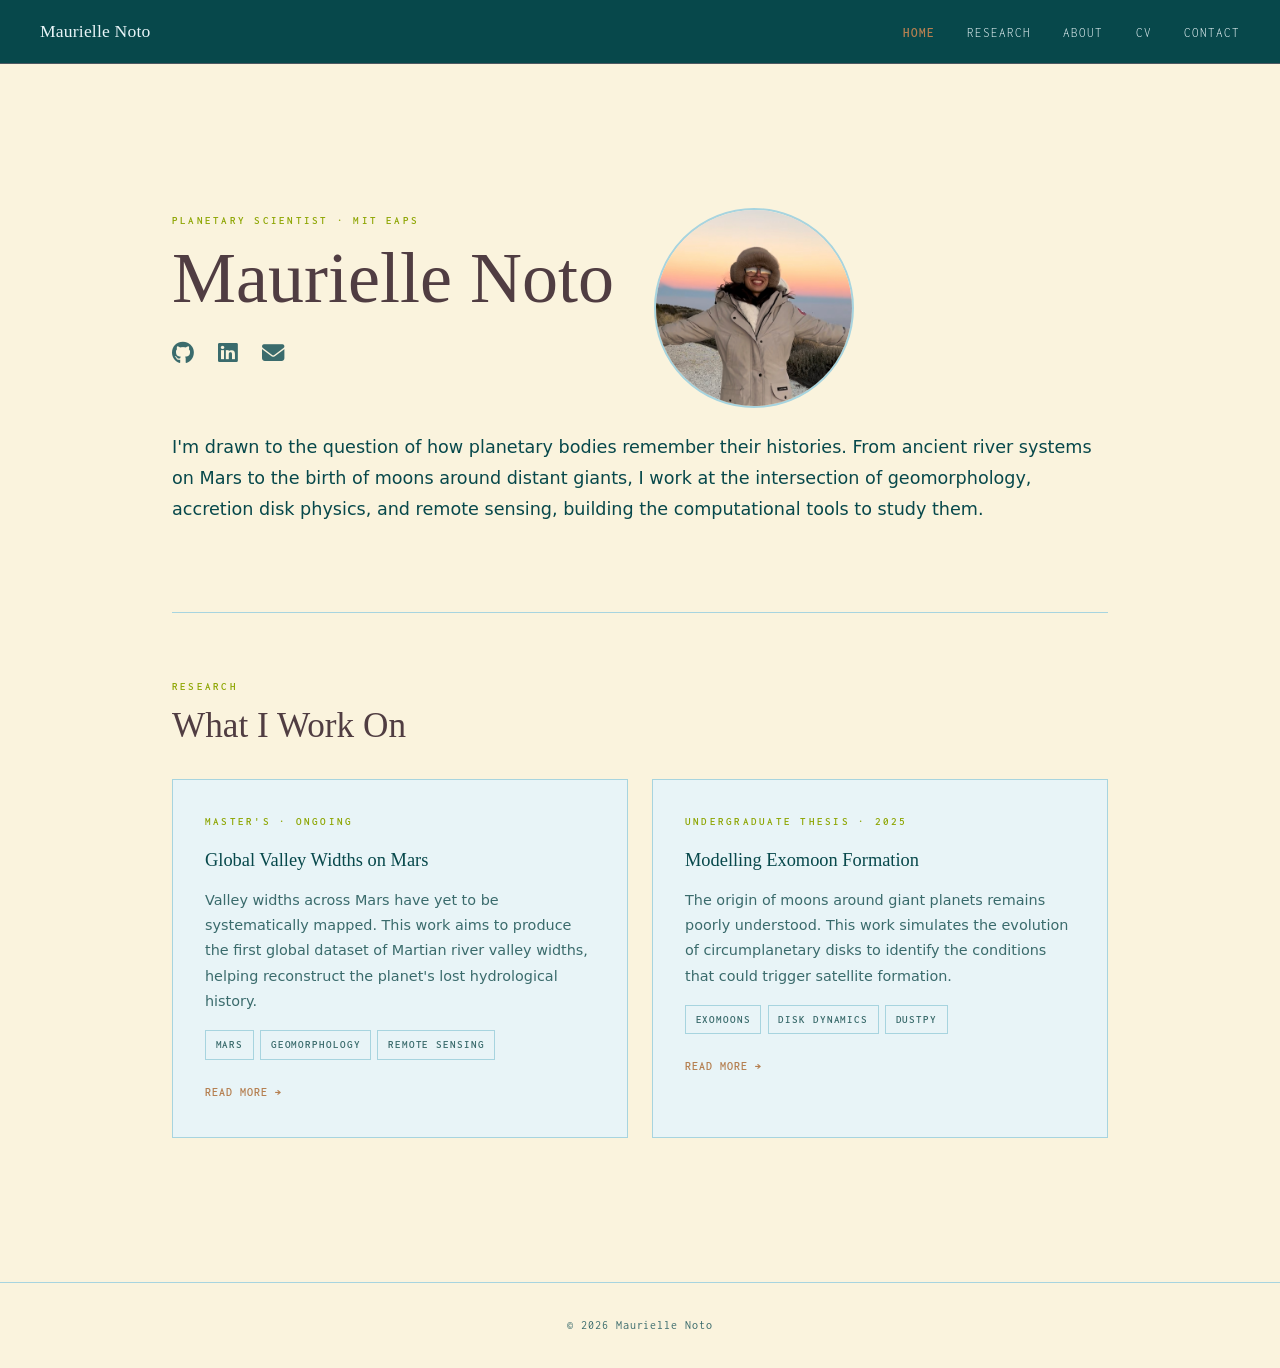
<file: index.html>
<!DOCTYPE html>
<html lang="en">
<head>
  <meta charset="UTF-8" />
  <meta name="viewport" content="width=device-width, initial-scale=1.0"/>
  <title>Maurielle Noto</title>
  <link href="https://fonts.googleapis.com/css2?family=Cormorant+Garamond:ital,wght@0,300;0,400;1,300;1,400&family=Inconsolata:wght@200;300;600&display=swap" rel="stylesheet"/>
  <link rel="stylesheet" href="https://cdnjs.cloudflare.com/ajax/libs/font-awesome/6.5.0/css/all.min.css"/>
  <link rel="stylesheet" href="style.css" />
</head>
<body>

  <!-- ============================================
       NAVIGATION
       The nav is the same on every page.
       To mark which page is active, add class="active"
       to that page's link — e.g. on this page,
       "Home" has class="active".
       ============================================ -->
  <nav>
    <a href="index.html" class="nav-name">Maurielle Noto</a>
    <ul class="nav-links">
      <li><a href="index.html" class="active">Home</a></li>
      <li><a href="research.html">Research</a></li>
      <li><a href="about.html">About</a></li>
      <li><a href="cv.pdf" target="_blank">CV</a></li>
      <li><a href="contact.html">Contact</a></li>
    </ul>
  </nav>


  <main class="page-wrap">

    <!-- ============================================
         HERO — your name + one-line blurb
         ============================================ -->
  <section class="section">

    <div class="hero-top">
      <div>
        <span class="label">Planetary Scientist · MIT EAPS</span>
        <h1>Maurielle Noto</h1>
        <div class="hero-links">
          <a href="https://github.com/maurielle-noto" target="_blank">
            <i class="fa-brands fa-github"></i>
          </a>
          <a href="https://linkedin.com/in/YOURPROFILE" target="_blank">
            <i class="fa-brands fa-linkedin"></i>
          </a>
          <a href="mailto:minoto@mit.edu">
            <i class="fa-solid fa-envelope"></i>
          </a>
        </div>
      </div>
      <img src="IMG_1552.jpg" alt="Maurielle Noto in the field" class="hero-photo" />
    </div>

      <!-- 
        YOUR TURN: Replace this with 1–2 sentences about you.
        Keep it short — this is the first thing people read.
        Think: who you are, what you study, what drives you.
      -->
      <p class="lead">
        I'm drawn to the question of how planetary bodies remember their histories. 
        From ancient river systems on Mars to the birth of moons around distant giants, 
        I work at the intersection of geomorphology, accretion disk physics, and remote sensing, 
        building the computational tools to study them.
      </p>

    </section>


    <!-- ============================================
         RESEARCH OVERVIEW
         Two cards — one per project.
         Full details live on research.html.
         ============================================ -->
    <section class="section">

      <span class="label">Research</span>
      <h2>What I Work On</h2>

      <!-- 
        YOUR TURN: Fill in the card titles, descriptions,
        and tags. The "View more" links go to research.html
        which has the full version.
      -->
      <div class="card-grid">

        <div class="card">
          <span class="label">Master's · Ongoing</span>
          <h3>Global Valley Widths on Mars</h3>
          <p>
            Valley widths across Mars have yet to be systematically mapped. 
            This work aims to produce the first global dataset of Martian river valley widths, 
            helping reconstruct the planet's lost hydrological history.
          </p>
          <div class="card-tags">
            <span class="tag">Mars</span>
            <span class="tag">Geomorphology</span>
            <span class="tag">Remote Sensing</span>
          </div>
          <a href="research.html" class="card-link">Read more →</a>
        </div>

        <div class="card">
          <span class="label">Undergraduate Thesis · 2025</span>
          <h3>Modelling Exomoon Formation</h3>
          <p>
            The origin of moons around giant planets remains poorly understood. 
            This work simulates the evolution of circumplanetary disks to identify 
            the conditions that could trigger satellite formation.
          </p>
          <div class="card-tags">
            <span class="tag">Exomoons</span>
            <span class="tag">Disk Dynamics</span>
            <span class="tag">DustPy</span>
          </div>
          <a href="research.html" class="card-link">Read more →</a>
        </div>

      </div>

    </section>


  </main>


  <footer>
    © 2026 Maurielle Noto
  </footer>

</body>
</html>
</file>
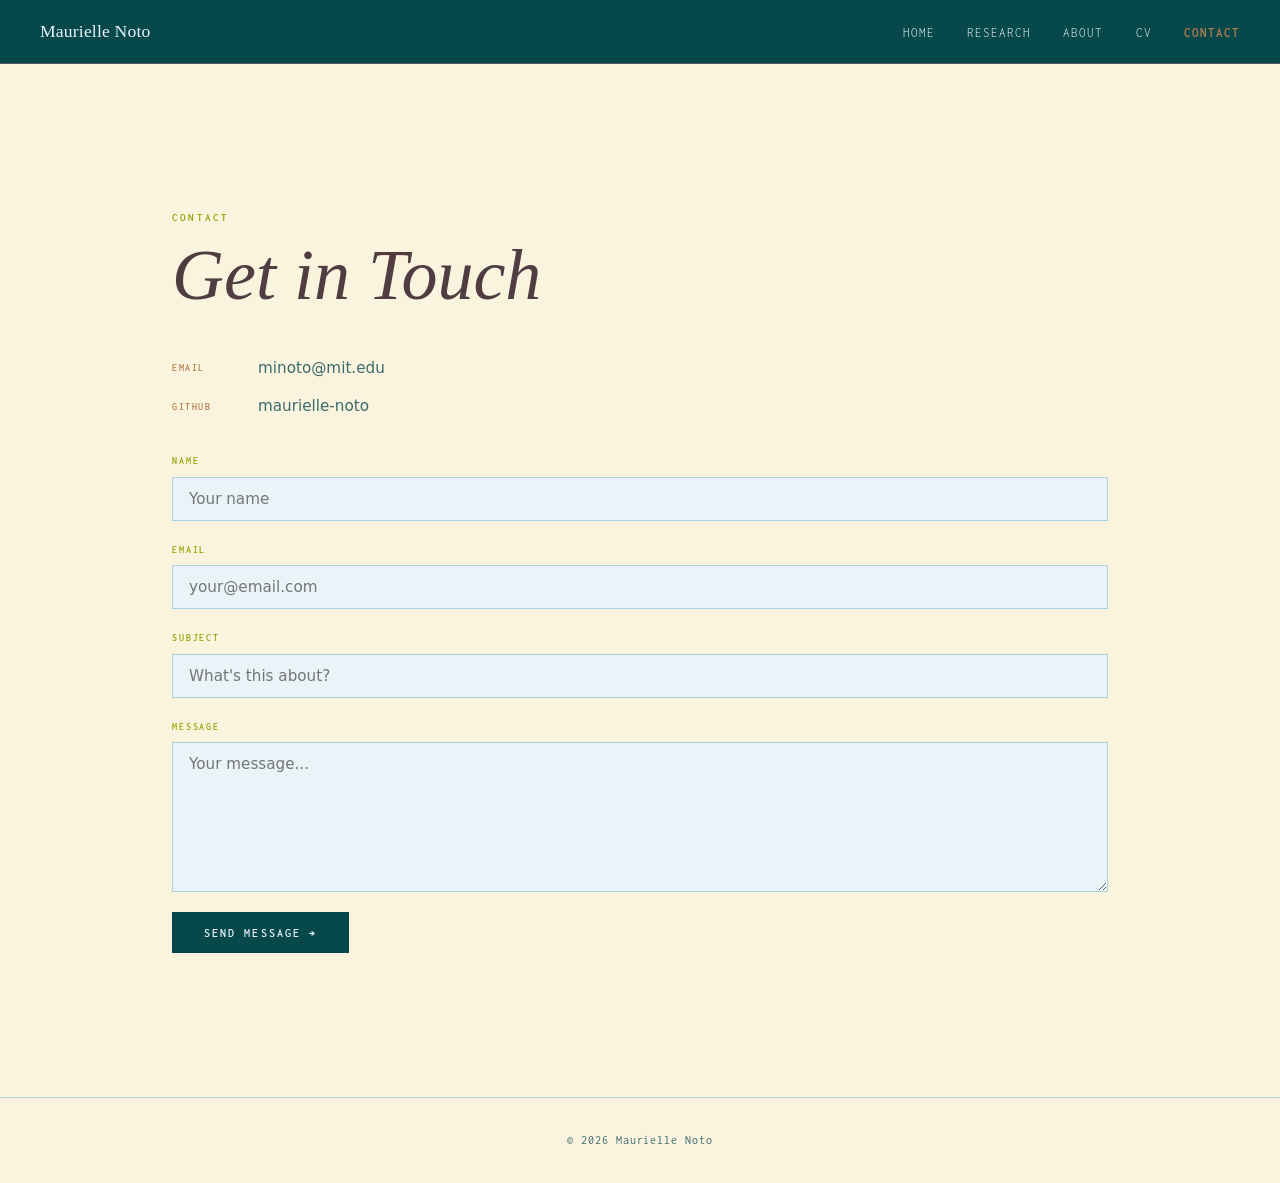
<file: contact.html>
<!DOCTYPE html>
<html lang="en">
<head>
  <meta charset="UTF-8" />
  <meta name="viewport" content="width=device-width, initial-scale=1.0"/>
  <title>Contact · Maurielle Noto</title>
  <link href="https://fonts.googleapis.com/css2?family=Cormorant+Garamond:ital,wght@0,300;0,400;1,300;1,400&family=Inconsolata:wght@200;300;600&display=swap" rel="stylesheet"/>
  <link rel="stylesheet" href="style.css" />

  <style>
    .contact-grid {
      display: grid;
      grid-template-columns: 1fr 1fr;
      gap: 5rem;
      align-items: start;
    }

    .contact-form {
      display: flex;
      flex-direction: column;
      gap: 1.25rem;
    }

    .form-field {
      display: flex;
      flex-direction: column;
      gap: 0.4rem;
    }

    .form-field label {
      font-family: var(--font-nav);
      font-size: 0.65rem;
      letter-spacing: 0.18em;
      text-transform: uppercase;
      color: var(--color-accent2);
      font-weight: 600;
    }

    .form-field input,
    .form-field textarea {
      background: var(--color-surface);
      border: 1px solid var(--color-border);
      padding: 0.75rem 1rem;
      font-family: var(--font-body);
      font-size: 0.95rem;
      color: var(--color-text);
      width: 100%;
      transition: border-color 0.2s;
      outline: none;
    }

    .form-field input:focus,
    .form-field textarea:focus {
      border-color: var(--color-accent);
    }

    .form-field textarea {
      resize: vertical;
      min-height: 150px;
    }

    .form-submit {
      font-family: var(--font-nav);
      font-size: 0.72rem;
      letter-spacing: 0.18em;
      text-transform: uppercase;
      font-weight: 600;
      color: var(--color-surface);
      background: var(--color-text);
      border: none;
      padding: 0.9rem 2rem;
      cursor: pointer;
      transition: background 0.2s;
      align-self: flex-start;
    }

    .form-submit:hover {
      background: var(--color-accent);
    }

    .contact-info {
      padding-top: 0.5rem;
    }

    .contact-info p {
      margin-bottom: 2rem;
    }

    @media (max-width: 680px) {
      .contact-grid {
        grid-template-columns: 1fr;
        gap: 3rem;
      }
    }
  </style>
</head>
<body>

  <nav>
    <a href="index.html" class="nav-name">Maurielle Noto</a>
    <ul class="nav-links">
      <li><a href="index.html">Home</a></li>
      <li><a href="research.html">Research</a></li>
      <li><a href="about.html">About</a></li>
      <li><a href="cv.pdf" target="_blank">CV</a></li>
      <li><a href="contact.html" class="active">Contact</a></li>
    </ul>
  </nav>

  <main class="page-wrap">
    <section class="section">

      <span class="label">Contact</span>
      <h1 class="italic-heading">Get in Touch</h1>

      <div class="contact-grid">

          <ul class="contact-list">
            <li>
              <span class="contact-label">Email</span>
              <a href="mailto:your@email.com">minoto@mit.edu</a>
            </li>
            <li>
              <span class="contact-label">GitHub</span>
              <a href="https://github.com/maurielle-noto" target="_blank">maurielle-noto</a>
              
            </li>
          </ul>
        </div>

        <form class="contact-form" action="https://formspree.io/f/xnjggqrn" method="POST">

          <div class="form-field">
            <label for="name">Name</label>
            <input type="text" id="name" name="name" placeholder="Your name" required />
          </div>

          <div class="form-field">
            <label for="email">Email</label>
            <input type="email" id="email" name="email" placeholder="your@email.com" required />
          </div>

          <div class="form-field">
            <label for="subject">Subject</label>
            <input type="text" id="subject" name="subject" placeholder="What's this about?" />
          </div>

          <div class="form-field">
            <label for="message">Message</label>
            <textarea id="message" name="message" placeholder="Your message..." required></textarea>
          </div>

          <button type="submit" class="form-submit">Send Message →</button>

        </form>

      </div>

    </section>
  </main>

  <footer>
    © 2026 Maurielle Noto
  </footer>

</body>
</html>
</file>
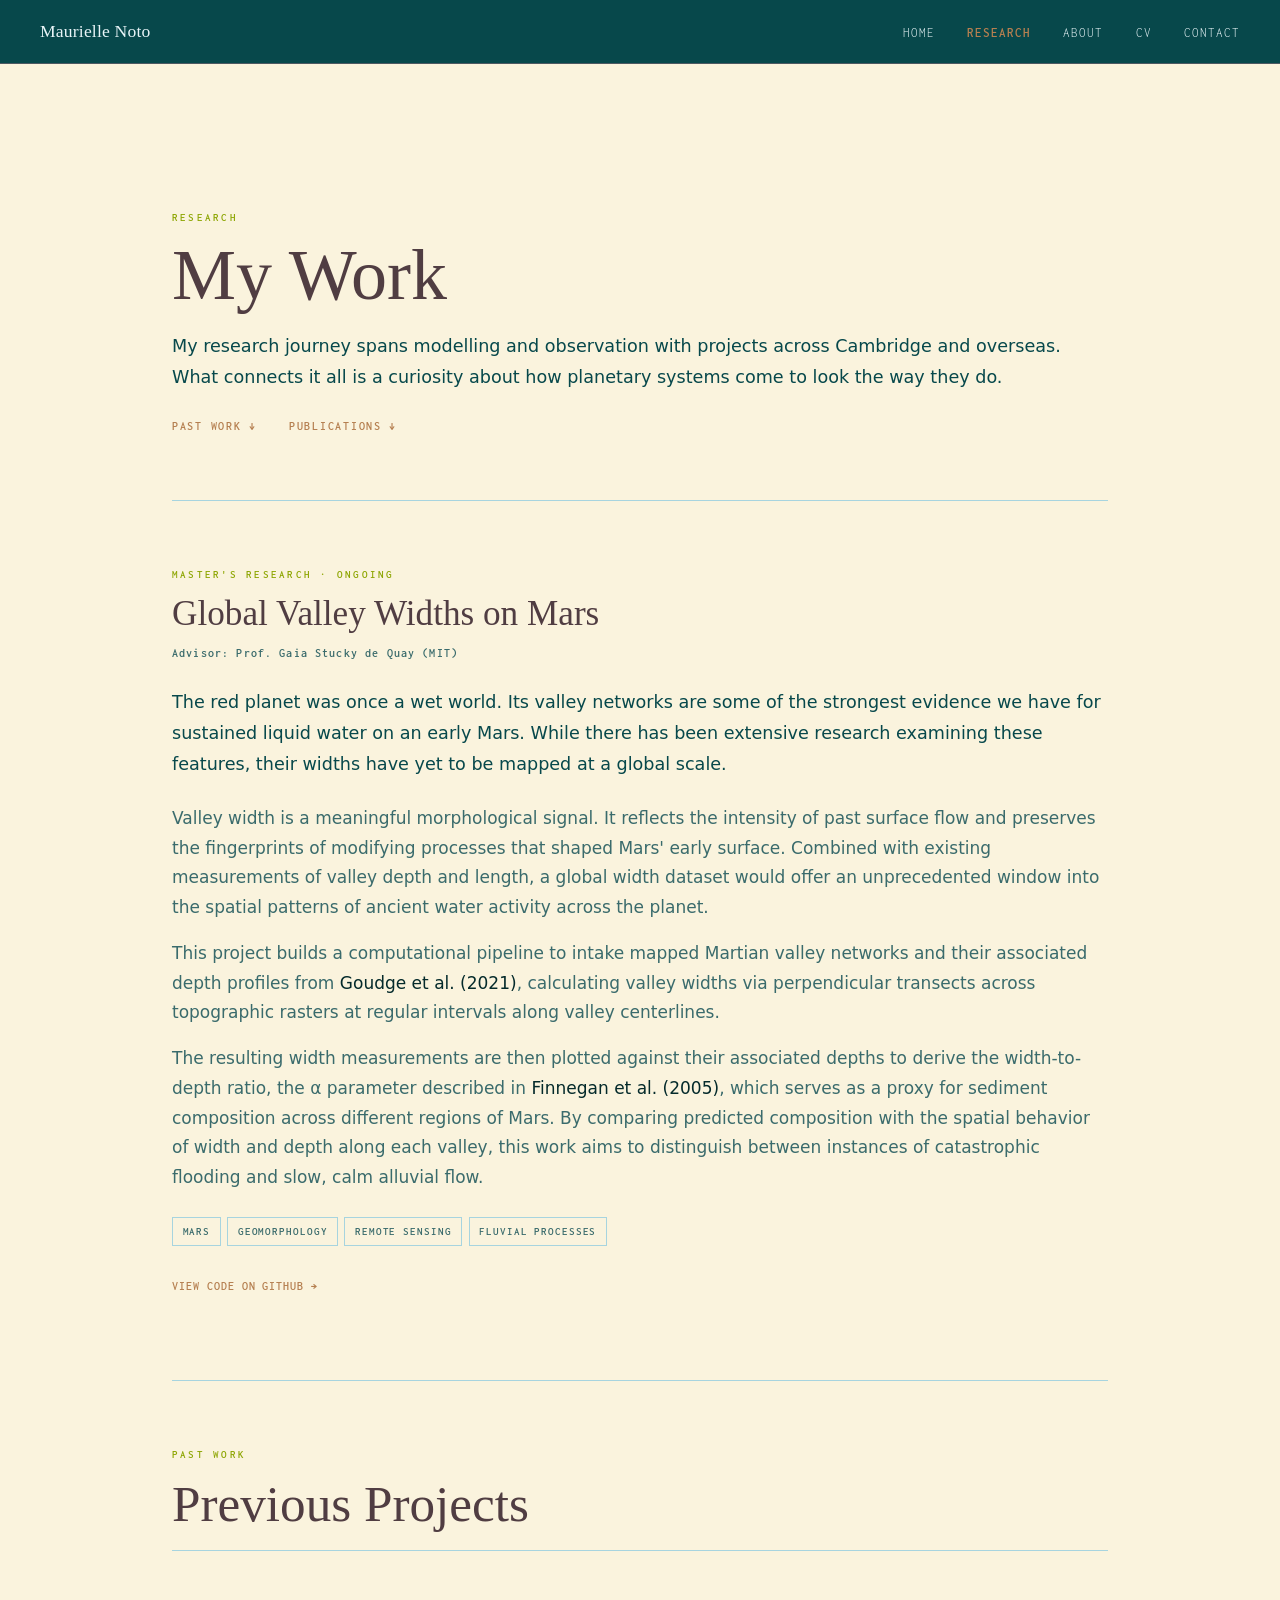
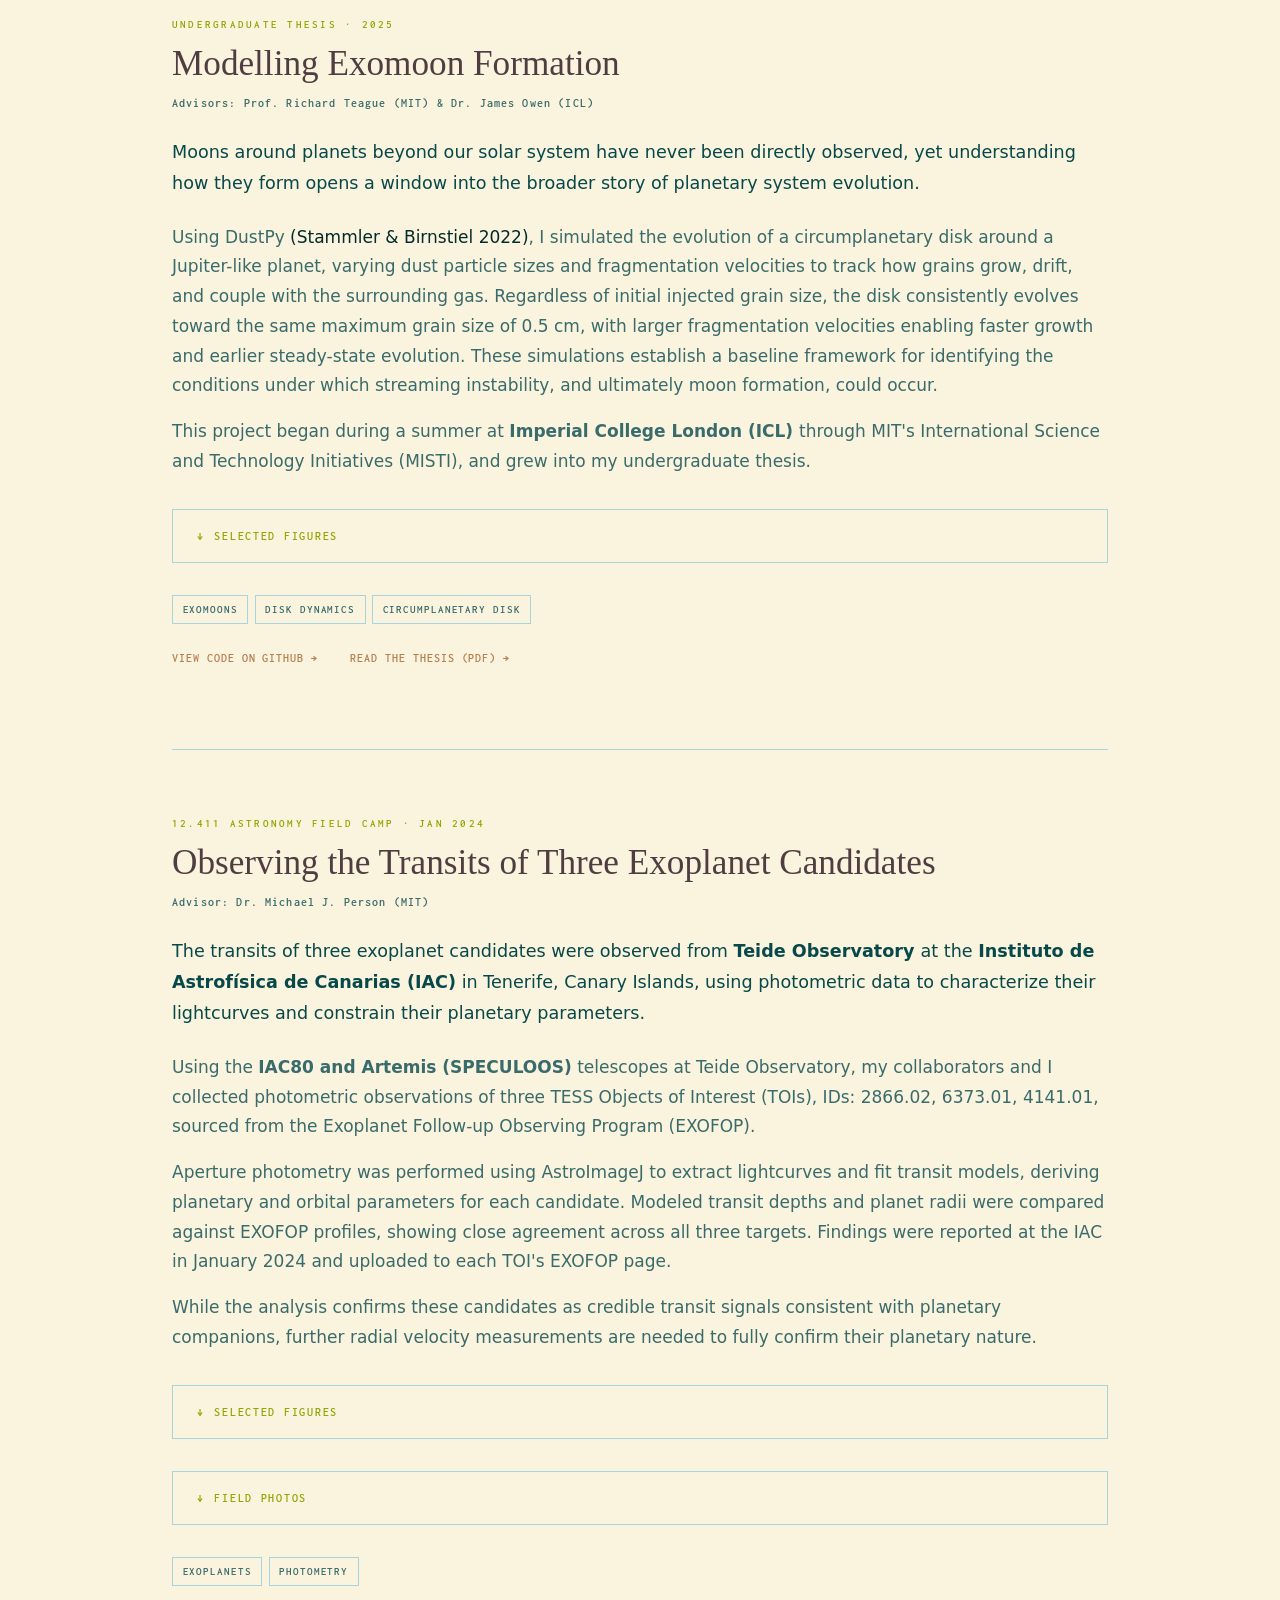
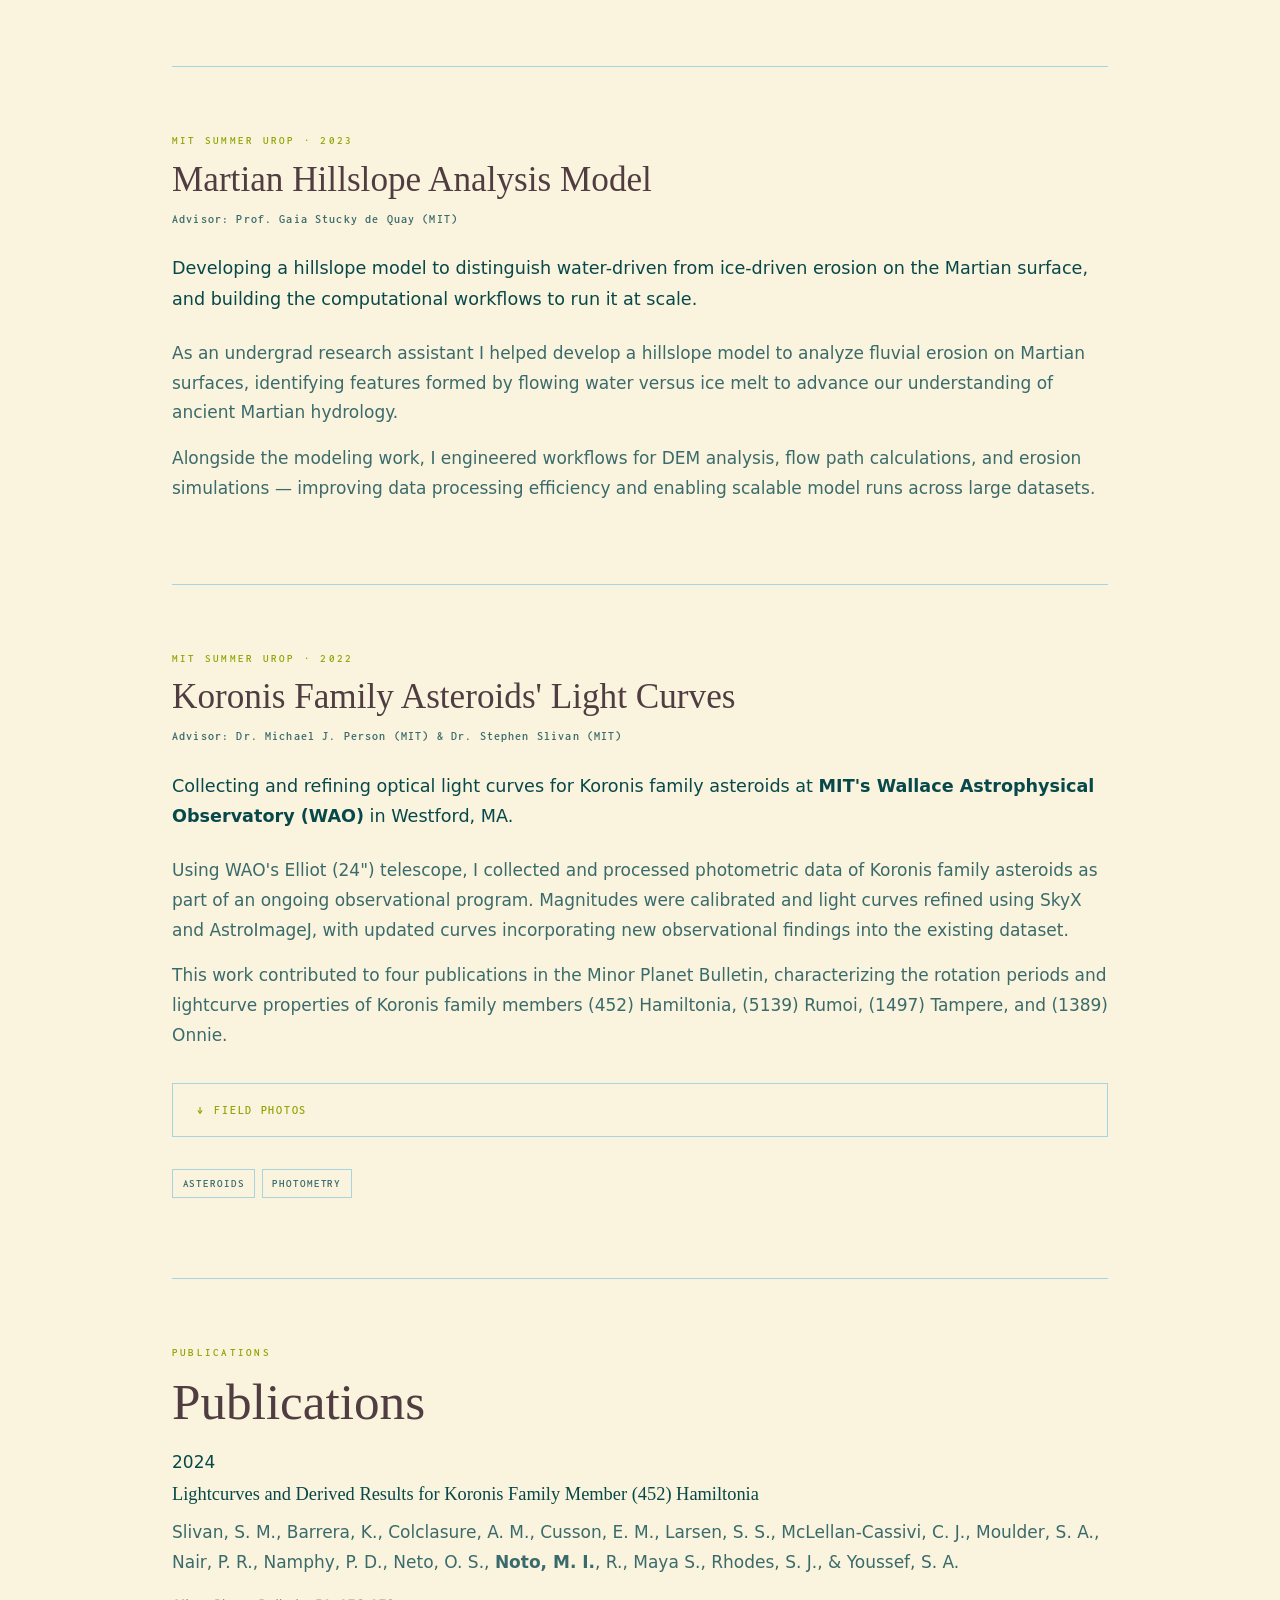
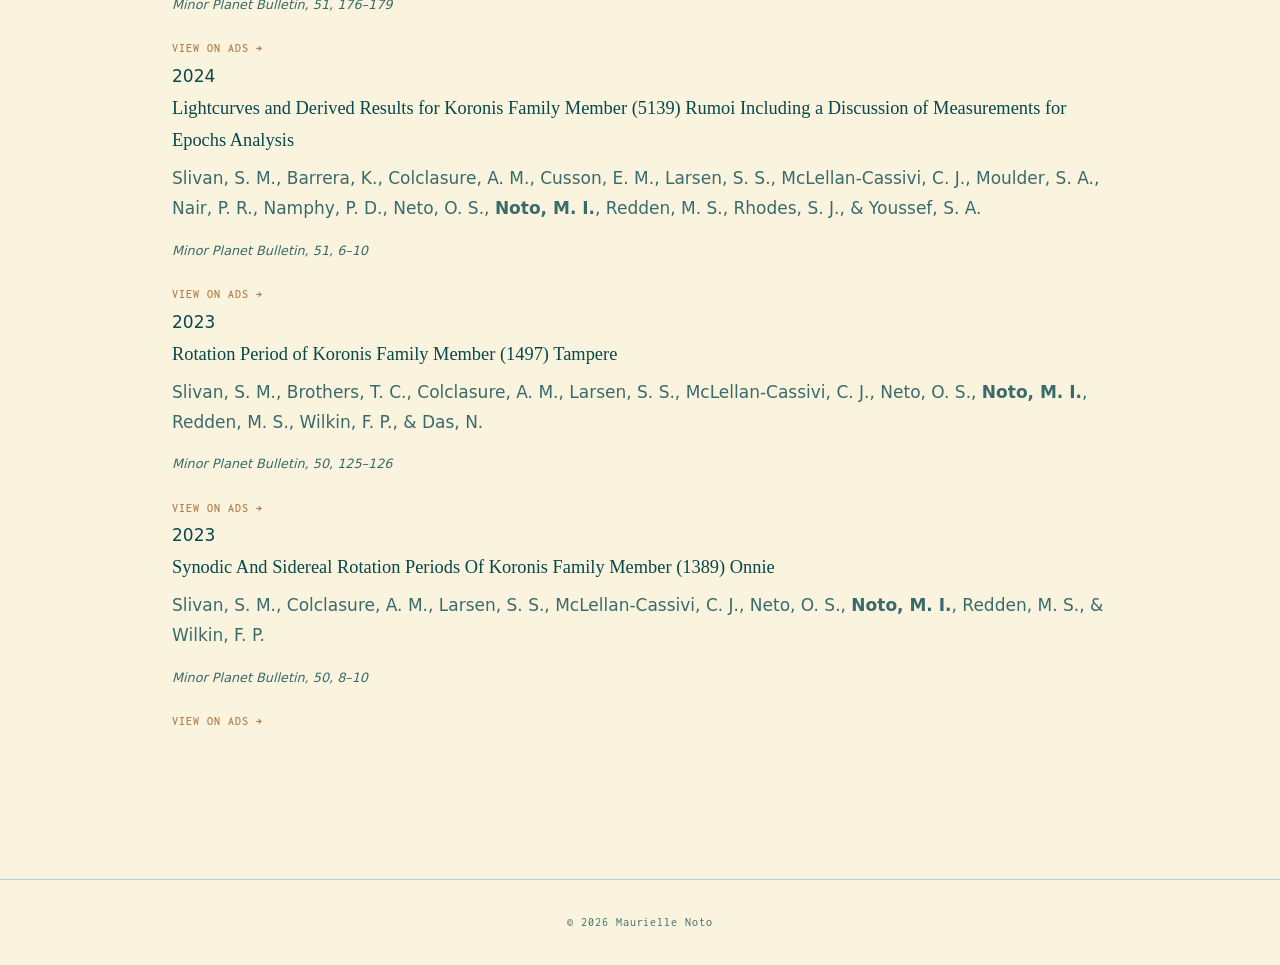
<file: research.html>
<!DOCTYPE html>
<html lang="en">
<head>
  <meta charset="UTF-8" />
  <meta name="viewport" content="width=device-width, initial-scale=1.0"/>
  <title>Research · Maurielle Noto</title>
  <link href="https://fonts.googleapis.com/css2?family=Cormorant+Garamond:ital,wght@0,300;0,400;1,300;1,400&family=Inconsolata:wght@200;300;600&display=swap" rel="stylesheet"/>
  <link rel="stylesheet" href="style.css" />
</head>
<body>

  <nav>
    <a href="index.html" class="nav-name">Maurielle Noto</a>
    <ul class="nav-links">
      <li><a href="index.html">Home</a></li>
      <li><a href="research.html" class="active">Research</a></li>
      <li><a href="about.html">About</a></li>
      <li><a href="cv.pdf" target="_blank">CV</a></li>
      <li><a href="contact.html">Contact</a></li>
    </ul>
  </nav>


  <main class="page-wrap">

    <!-- ============================================
         PAGE INTRO
         ============================================ -->
    <section class="section">
      <span class="label">Research</span>
      <h1>My Work</h1>

      <!-- 
        YOUR TURN: A short paragraph about your research interests
        in general — what themes connect your work?
        What draws you to planetary science?
      -->
      <p class="lead">
        My research journey spans modelling and observation with projects across Cambridge and overseas.
        What connects it all is a curiosity about how planetary systems come to look the way they do.
      </p>
      <div class="jump-links">
        <a href="#past-work">Past Work ↓</a>
        <a href="#publications">Publications ↓</a>
      </div>
    </section>


    <!-- ============================================
         PROJECT 1 — MARS VALLEY WIDTHS
         ============================================ -->
    <section class="section">

      <span class="label">Master's Research · Ongoing</span>
      <h2>Global Valley Widths on Mars</h2>
      <p class="advisor">Advisor: Prof. Gaia Stucky de Quay (MIT)</p>

      <!-- 
        YOUR TURN: This is the full version of the project description.
        You can write as much as you want here.
        Think about: what's the question, how are you approaching it,
        what have you found so far, why does it matter?
      -->
      <p class="lead">The red planet was once a wet world. 
        Its valley networks are some of the strongest evidence we have for sustained liquid water on an early Mars. 
        While there has been extensive research examining these features, their widths have yet to be mapped at a global scale.</p>

      <p>Valley width is a meaningful morphological signal. It reflects the intensity 
        of past surface flow and preserves the fingerprints of modifying processes that 
        shaped Mars' early surface. Combined with existing measurements of valley depth and 
        length, a global width dataset would offer an unprecedented window into the spatial 
        patterns of ancient water activity across the planet.</p>

      <p>This project builds a computational pipeline to intake mapped Martian valley 
        networks and their associated depth profiles from 
        <a href="https://doi.org/10.1038/s41586-021-03860-1" target="_blank">Goudge et al. (2021)</a>, 
        calculating valley widths via perpendicular transects across 
        topographic rasters at regular intervals along valley centerlines.</p>

      <p>The resulting width measurements are then plotted against their associated depths 
        to derive the width-to-depth ratio, the α parameter described in <a href="https://doi.org/10.1130/G21171.1" 
        target="_blank">Finnegan et al. (2005)</a>, which serves as a proxy for sediment composition across different regions 
        of Mars. By comparing predicted composition with the spatial behavior of width and depth along 
        each valley, this work aims to distinguish between instances of catastrophic flooding and slow, 
        calm alluvial flow.</p>

      <div class="card-tags" style="margin-top: 1.5rem;">
        <span class="tag">Mars</span>
        <span class="tag">Geomorphology</span>
        <span class="tag">Remote Sensing</span>
        <span class="tag">Fluvial Processes</span>
        <!-- Add or remove tags as you like -->
      </div>

      <p style="margin-top: 1.5rem;">
        <a href="https://github.com/maurielle-noto/mars-global-valley-widths" class="card-link" target="_blank">View code on GitHub →</a>
      </p>

    </section>

     <!-- ============================================
          PAST PROJECTS
          ============================================ -->
      <section class="section section-header-only" id="past-work">
        <span class="label">Past Work</span>
        <h2 class="section-divider-heading">Previous Projects</h2>
      </section>

    <!-- ============================================
         PROJECT 2 — EXOMOON FORMATION
         ============================================ -->
    <section class="section">

      <span class="label">Undergraduate Thesis · 2025</span>
      <h2>Modelling Exomoon Formation</h2>
      <p class="advisor">Advisors: Prof. Richard Teague (MIT) & Dr. James Owen (ICL)</p>

      <p class="lead">Moons around planets beyond our solar system have never been directly observed, 
        yet understanding how they form opens a window into the broader story of planetary system evolution.</p>

      <p>
        Using DustPy <a href="https://arxiv.org/abs/2207.00322" target="_blank">(Stammler & Birnstiel 2022)</a>, I simulated the evolution of a circumplanetary disk 
        around a Jupiter-like planet, varying dust particle sizes and fragmentation velocities
        to track how grains grow, drift, and couple with the surrounding gas.
        Regardless of initial injected grain size, the disk consistently evolves toward the same
        maximum grain size of 0.5 cm, with larger fragmentation velocities enabling faster
        growth and earlier steady-state evolution. These simulations establish a baseline framework for identifying
        the conditions under which streaming instability, and ultimately moon formation, could occur.</p>

      <p>This project began during a summer at <strong>Imperial College London (ICL) </strong>  through MIT's 
        International Science and Technology Initiatives (MISTI), and grew into my undergraduate thesis.</p>
      
      <details class="figures-dropdown">
        <summary>Selected Figures</summary>

        <figure class="plot" id="plot-1">
          <img src="3asigdust.png" alt="plot description" onclick="toggleCaption('plot-1')" />
          <figcaption>
            <span class="caption-short">Dust Surface Density Evolution Across Simulations.</span>
            <span class="caption-full">Dust surface density evolution for three particle injection sizes 
              (100 μm, 1 mm, and 1 cm) in separate subplots, highlighting differences in dust distribution across the disk. 
              Surface densities for all three simulations start at similar values but exhibit variations near the edge of the 
              disk due to differences in radial drift and grain growth dynamics. The 1 mm and 1 cm cases show a more gradual 
              falloff compared to the 100 μm case, which drops off more sharply due to faster radial drift of smaller grains.</span>
            <span class="caption-toggle" onclick="toggleCaption('plot-1')">Read more ↓</span>
          </figcaption>
        </figure>

        <figure class="plot" id="plot-2">
          <img src="sigmaboth.png" alt="plot description" onclick="toggleCaption('plot-1')" />
          <figcaption>
            <span class="caption-short">Evolution of gas and dust surface densities for the 1 mm maximum injection size
              case </span>
            <span class="caption-full">Evolution of gas and dust surface densities for the 1 mm maximum injection size case. 
              Blue lines represent gas and red lines represent dust at various timesteps. 
              Both profiles evolve about the injection radius r<sub>inj</sub> and approach a steady-state distribution over time.</span>
            <span class="caption-toggle" onclick="toggleCaption('plot-2')">Read more ↓</span>
          </figcaption>
        </figure>

        <figure class="plot" id="plot-3">
          <img src="fragvels.jpg" alt="plot description" onclick="toggleCaption('plot-3')" />
          <figcaption>
            <span class="caption-short">Dust size distribution across the CPD for three simulations with various fragmentation velocities</span>
            <span class="caption-full">Dust size distribution across the CPD for three simulations with 
              v<sub>frag</sub> = 100, 500, and 1000 cm/s (left to right), each at their final simulation time 
              (1261, 774, and 559 years, respectively). Higher fragmentation velocities allow for growth of 
              larger particles with higher surface densities, particularly near the injection radius r<sub>inj</sub>. 
              The 1000 cm/s case shows dust mass up to ~10<sup>4</sup> g and extended regions of high Σ<sub>d</sub>, 
              indicating more efficient inward drift and accumulation of large solids.</span>
            <span class="caption-toggle" onclick="toggleCaption('plot-3')">Read more ↓</span>
          </figcaption>
        </figure>
      </details>

      <div class="card-tags" style="margin-top: 1.5rem;">
        <span class="tag">Exomoons</span>
        <span class="tag">Disk Dynamics</span>
        <span class="tag">Circumplanetary Disk</span>
      </div>

      <p style="margin-top: 1.5rem; display: flex; gap: 2rem; flex-wrap: wrap;">
        <a href="https://github.com/maurielle-noto/modeling-exomoon-formation" class="card-link" target="_blank">View code on GitHub →</a>
        <a href="https://dspace.mit.edu/bitstream/handle/1721.1/159960/Noto%2CMaurielle_eaps-sb-2025-thesis.pdf?sequence=1&isAllowed=y" class="card-link" target="_blank">Read the thesis (PDF) →</a>
      </p>

    </section>

    <!-- ============================================
         PROJECT 3 — TENERIFE
         ============================================ -->
    <section class="section">
      <span class="label">12.411 Astronomy Field Camp · Jan 2024</span>
      <h2>Observing the Transits of Three Exoplanet Candidates</h2>
      <p class="advisor">Advisor: Dr. Michael J. Person (MIT)</p>
    
      <p class="lead"> The transits of three exoplanet candidates were observed from <strong> Teide Observatory </strong>
        at the <strong>Instituto de Astrofísica de Canarias (IAC)</strong> in Tenerife, Canary Islands, 
        using photometric data to characterize their lightcurves and constrain their planetary parameters.</p>
      <p>Using the <strong>IAC80 and Artemis (SPECULOOS)</strong> telescopes at Teide Observatory, 
        my collaborators and I collected photometric observations of three TESS Objects of Interest (TOIs),
        IDs: 2866.02, 6373.01, 4141.01, sourced from the Exoplanet Follow-up Observing Program (EXOFOP).

      </p>
      <p>Aperture photometry was performed using AstroImageJ 
        to extract lightcurves and fit transit models, deriving planetary 
        and orbital parameters for each candidate. Modeled transit depths and 
        planet radii were compared against EXOFOP profiles, showing close agreement across all three targets. 
        Findings were reported at the IAC in January 2024 and uploaded to each TOI's EXOFOP page.
      </p>
      <p>While the analysis confirms these candidates as credible transit signals consistent with 
        planetary companions, further radial velocity measurements are needed to fully confirm their planetary nature.
      </p>
    
      <details class="figures-dropdown">
        <summary>Selected Figures</summary>

        <figure class="plot" id="plot-4">
          <img src="TOI-2866.01 JUST Tranist Fit Ap 6px Final.png" alt="plot description" onclick="toggleCaption('plot-4')" />
          <figcaption>
            <span class="caption-short">866.01 transit lightcurve in SDSS z’ filter from Teide Observatory.</span>
            <span class="caption-full">Raw data lightcurve generated via AIJ graphing tools. 
              TOI 2866.01 relative flux (normalize) plotted against time (BJD). 
              Predicted ingress and egress times are denoted. 
              The lightcurve shows an approximate 20 ppt drop in brightness.</span>
            <span class="caption-toggle" onclick="toggleCaption('plot-4')">Read more ↓</span>
          </figcaption>
        </figure>

        <figure class="plot" id="plot-5">
          <img src="TOI-6373.01 JUST Lightcurve Tranist Fit Ap 6px Final.png" alt="plot description" onclick="toggleCaption('plot-5')" />
          <figcaption>
            <span class="caption-short">6373.01 transit lightcurve in SDSS z’ from Teide Observatory. </span>
            <span class="caption-full">Raw data lightcurve generated via AIJ graphing tools. TOI 6373.01 relative flux (normalize) 
              plotted against time (BJD). Predicted ingress and egress times are denoted. The lightcurve shows a 10 ppt drop in brightness.</span>
            <span class="caption-toggle" onclick="toggleCaption('plot-5')">Read more ↓</span>
          </figcaption>
        </figure>

        <figure class="plot" id="plot-6">
          <img src="TOI-4141.01 JUST Tranist Fit Ap 10px Final.png" alt="plot description" onclick="toggleCaption('plot-6')" />
          <figcaption>
            <span class="caption-short">4141.01 transit lightcurve in SDSS z’ filter from Teide Observatory</span>
            <span class="caption-full">Raw data lightcurve generated via AIJ graphing tools. 
              TOI 4141.01 relative flux (normalize) plotted against time (BJD). 
              Predicted ingress and egress times are denoted. The lightcurve shows a 10 ppt drop in brightness</span>
            <span class="caption-toggle" onclick="toggleCaption('plot-6')">Read more ↓</span>
          </figcaption>
        </figure>
      </details>

      <details class="figures-dropdown">
        <summary>Field Photos</summary>
      
        <div class="photo-row" style="padding: 1.5rem;">
      
          <div class="gallery-item">
            <img src="420150385_638279838355857_3012144894033386287_n.JPG" alt= />
            <p class="caption"> The 2024 12.411 cohort.</p>
          </div>

          <div class="gallery-item">
            <img src="IMG_0042.jpg" alt= />
            <p class="caption"> One of the many breath taking sunrises from our time on Tenerife</p>
          </div>
    
    
      
        </div>
      
      </details>
    
      <div class="card-tags" style="margin-top: 1.5rem;">
        <span class="tag">Exoplanets</span>
        <span class="tag">Photometry</span>
      </div>
    </section>

     <!-- ============================================
        PROJECT 4 — GAIA UROP
        ============================================ -->
      <section class="section">
        <span class="label">MIT Summer UROP · 2023</span>
        <h2>Martian Hillslope Analysis Model</h2>
        <p class="advisor">Advisor: Prof. Gaia Stucky de Quay (MIT)</p>

        <p class="lead">Developing a hillslope model to distinguish water-driven from ice-driven 
          erosion on the Martian surface, and building the computational workflows to run it at scale.</p>
          
          <p>As an undergrad research assistant I helped develop a hillslope model to analyze fluvial erosion on Martian surfaces, 
          identifying features formed by flowing water versus ice melt to advance our understanding 
          of ancient Martian hydrology.</p>
          
          <p>Alongside the modeling work, I engineered workflows for DEM analysis, flow path 
          calculations, and erosion simulations — improving data processing efficiency and enabling 
          scalable model runs across large datasets.</p>
      </section>


    <!-- ============================================
        PROJECT 4 — WALLACE
        ============================================ -->
    <section class="section">
      <span class="label">MIT Summer UROP · 2022</span>
      <h2>Koronis Family Asteroids' Light Curves</h2>
      <p class="advisor">Advisor: Dr. Michael J. Person (MIT) & Dr. Stephen Slivan (MIT)</p>
    
      <p class="lead">Collecting and refining optical light curves for Koronis family asteroids at 
        <strong>MIT's Wallace Astrophysical Observatory (WAO)</strong> in Westford, MA.</p>

      <p>Using WAO's Elliot (24") telescope, 
        I collected and processed photometric data of Koronis family asteroids 
        as part of an ongoing observational program. Magnitudes were calibrated and light 
        curves refined using SkyX and AstroImageJ, with updated curves incorporating 
        new observational findings into the existing dataset.</p>

      <p>This work contributed to four publications in the Minor Planet Bulletin, 
        characterizing the rotation periods and lightcurve properties of 
        Koronis family members (452) Hamiltonia, (5139) Rumoi, (1497) Tampere, and (1389) Onnie.</p>

      <details class="figures-dropdown">
        <summary>Field Photos</summary>
      
        <div class="photo-row" style="padding: 1.5rem;">
      
          <div class="gallery-item">
            <img src="IMG_3744.JPG" alt= />
            <p class="caption">Elliot 24 in. and I (My favorite of the WAO telescopes!)</p>
          </div>
      
          <div class="gallery-item">
            <div style="display: grid; grid-template-columns: 1fr 1fr; gap: 0.5rem;">
              <img src="IMG_8522.JPG"/>
              <img src="IMG_8527.JPG"/>
            </div>
            <p class="caption">One of the occasional day trips to the observatory to help out with
              equipment maintenance. This time we installed WAO's 'Pier 1' telescope.
            </p>
          </div>
      
        </div>
      
      </details>

      <div class="card-tags" style="margin-top: 1.5rem;">
        <span class="tag">Asteroids</span>
        <span class="tag">Photometry</span>
      </div>
    </section>


  <!-- ============================================
     PUBLICATIONS
     ============================================ -->
<section class="section" id="publications">

  <span class="label">Publications</span>
  <h2 class="section-divider-heading">Publications</h2>

  <div class="pub-list">

    <div class="pub-item">
      <div class="pub-year">2024</div>
      <div class="pub-info">
        <h3>Lightcurves and Derived Results for Koronis Family Member (452) Hamiltonia</h3>
        <p>Slivan, S. M., Barrera, K., Colclasure, A. M., Cusson, E. M., Larsen, S. S., McLellan-Cassivi, C. J., Moulder, S. A., Nair, P. R., Namphy, P. D., Neto, O. S., <strong>Noto, M. I.</strong>, R., Maya S., Rhodes, S. J., & Youssef, S. A.</p>
        <p class="caption">Minor Planet Bulletin, 51, 176–179</p>
        <a href="https://ui.adsabs.harvard.edu/abs/2024MPBu...51..176S/abstract" class="card-link" target="_blank">View on ADS →</a>
      </div>
    </div>

    <div class="pub-item">
      <div class="pub-year">2024</div>
      <div class="pub-info">
        <h3>Lightcurves and Derived Results for Koronis Family Member (5139) Rumoi Including a Discussion of Measurements for Epochs Analysis</h3>
        <p>Slivan, S. M., Barrera, K., Colclasure, A. M., Cusson, E. M., Larsen, S. S., McLellan-Cassivi, C. J., Moulder, S. A., Nair, P. R., Namphy, P. D., Neto, O. S., <strong>Noto, M. I.</strong>, Redden, M. S., Rhodes, S. J., & Youssef, S. A.</p>
        <p class="caption">Minor Planet Bulletin, 51, 6–10</p>
        <a href="https://ui.adsabs.harvard.edu/abs/2024MPBu...51....6S/abstract" class="card-link" target="_blank">View on ADS →</a>
      </div>
    </div>

    <div class="pub-item">
      <div class="pub-year">2023</div>
      <div class="pub-info">
        <h3>Rotation Period of Koronis Family Member (1497) Tampere</h3>
        <p>Slivan, S. M., Brothers, T. C., Colclasure, A. M., Larsen, S. S., McLellan-Cassivi, C. J., Neto, O. S., <strong>Noto, M. I.</strong>, Redden, M. S., Wilkin, F. P., & Das, N.</p>
        <p class="caption">Minor Planet Bulletin, 50, 125–126</p>
        <a href="https://ui.adsabs.harvard.edu/abs/2023MPBu...50..125S/abstract" class="card-link" target="_blank">View on ADS →</a>
      </div>
    </div>

    <div class="pub-item">
      <div class="pub-year">2023</div>
      <div class="pub-info">
        <h3>Synodic And Sidereal Rotation Periods Of Koronis Family Member (1389) Onnie</h3>
        <p>Slivan, S. M., Colclasure, A. M., Larsen, S. S., McLellan-Cassivi, C. J., Neto, O. S., <strong>Noto, M. I.</strong>, Redden, M. S., & Wilkin, F. P.</p>
        <p class="caption">Minor Planet Bulletin, 50, 8–10</p>
        <a href="https://ui.adsabs.harvard.edu/abs/2023MPBu...50....8S/abstract" class="card-link" target="_blank">View on ADS →</a>
      </div>
    </div>

  </div>

</section>
  </main>


  <footer>
    © 2026 Maurielle Noto
  </footer>

<script>
  function toggleCaption(id) {
    const plot = document.getElementById(id);
    const toggle = plot.querySelector('.caption-toggle');
    plot.classList.toggle('expanded');
    toggle.textContent = plot.classList.contains('expanded') ? 'Show less ↑' : 'Read more ↓';
  }
</script>

</body>
</html>
</file>
<file: style.css>
/* ============================================
   MAURIELLE NOTO — SITE STYLESHEET
   ============================================

   HOW THIS FILE WORKS:
   Every page on your site links to this one CSS file.
   Change something here and it updates everywhere.

   The most important section is :root at the top —
   that's where your colors and fonts live.
   ============================================ */


/* ── 1. YOUR PALETTE & FONTS ──────────────────
   This is the first place to customize.
   Swap the hex codes for your own colors.
   Swap the font names for ones from fonts.google.com
   ─────────────────────────────────────────── */
:root {
  /* Colors — replace these with your palette */
  --color-bg:      #faf3dd;   /* eggshell — warm cream background */
  --color-surface: #e8f4f7;   /* light blue tinted surface for cards/nav */
  --color-border:  #a7d4df;   /* light blue for borders and dividers */
  --color-text:    #07484b;   /* evergreen — main body text */
  --color-muted:   #3a6b6c;   /* mid-teal for secondary text */
  --color-accent:  #b57f50;   /* spicy paprika — headings and highlights */
  --color-accent2: #8ea604;   /* lime moss — spot accent */
  --color-link:    #042a2b;   /* evergreen for nav links */
  --color-navbar:   #7A8B99;  /* slate grey for nav header */
  --color-darklineaccent: #4E5962; /* dark blue slate grey */
  --color-textaccent: #503d42; /*burnt peach*/

  /* Fonts — replace with your Google Fonts choices */
  --font-heading: Georgia, serif;        /* for your name and section titles */
  --font-body:    system-ui, sans-serif; /* for body text and captions */
  --font-nav: 'Inconsolata', monospace; /* for nav links */

  /* Spacing — you probably won't need to change these */
  --max-width: 1000px;
  --section-padding: 5rem 2rem;
  --nav-height: 64px;
}


/* ── 2. RESET & BASE ──────────────────────────
   Sensible defaults — you don't need to touch this.
   ─────────────────────────────────────────── */
*, *::before, *::after {
  box-sizing: border-box;
  margin: 0;
  padding: 0;
}

html {
  scroll-behavior: smooth;
}

body {
  background-color: var(--color-bg);
  color: var(--color-text);
  font-family: var(--font-body);
  font-size: 17px;
  line-height: 1.75;
}

img {
  max-width: 100%;
  display: block;
}

a {
  color: var(--color-link);
  text-decoration: none;
}

a:hover {
  text-decoration: underline;
}


/* ── 3. NAVIGATION ────────────────────────────
   The bar at the top of every page.
   ─────────────────────────────────────────── */
nav {
  position: sticky;
  top: 0;
  z-index: 100;
  height: var(--nav-height);
  background: var(--color-text);
  border-bottom: 1px solid var(--color-darklineaccent);
  display: flex;
  align-items: center;
  justify-content: space-between;
  padding: 0 2.5rem;
}

/* Your name in the top left */
.nav-name {
  font-family: var(--font-heading);
  font-size: 1.1rem;
  color: var(--color-surface);
  text-decoration: none;
  letter-spacing: 0.01em;
}

.nav-name:hover {
  text-decoration: none;
}

/* The links on the right */
.nav-links {
  list-style: none;
  display: flex;
  gap: 2rem;
}

.nav-links a {
  font-family: var(--font-nav);
  font-size: 0.82rem;
  letter-spacing: 0.08em;
  text-transform: uppercase;
  color: var(--color-surface);
  font-weight: 300;
  transition: color 0.2s;
}

.nav-links a:hover,
.nav-links a.active {         /* add class="active" to the current page's link */
  color: var(--color-accent);
  font-weight: 600;
  text-decoration: none;
}


/* ── 4. PAGE WRAPPER ──────────────────────────
   Centers content and sets max width.
   Wrap your page content in <main class="page-wrap">
   ─────────────────────────────────────────── */
.page-wrap {
  max-width: var(--max-width);
  margin: 0 auto;
  padding: var(--section-padding);
}


/* ── 5. TYPOGRAPHY ────────────────────────────
   Headings, body text, captions.
   ─────────────────────────────────────────── */
h1 {
  font-family: var(--font-heading);
  font-size: clamp(2.5rem, 6vw, 4.5rem);
  font-weight: 400;
  line-height: 1.1;
  color: var(--color-textaccent);
  margin-bottom: 1rem;
}

h2 {
  font-family: var(--font-heading);
  font-size: clamp(1.5rem, 3vw, 2.2rem);
  font-weight: 400;
  line-height: 1.2;
  color: var(--color-textaccent);
  margin-bottom: 1rem;
}

h3 {
  font-family: var(--font-heading);
  font-size: 1.15rem;
  font-weight: 400;
  color: var(--color-text);
  margin-bottom: 0.5rem;
}

p {
  margin-bottom: 1rem;
  color: var(--color-muted);
}

p.lead {
  font-size: 1.1rem;
  color: var(--color-text);
  margin-bottom: 1.5rem;
}

.label {
  font-family: var(--font-nav);
  font-size: 0.7rem;
  letter-spacing: 0.2em;
  text-transform: uppercase;
  color: var(--color-accent2);
  margin-bottom: 0.5rem;
  display: block;
  font-weight: 600;
}

.caption {
  font-size: 0.8rem;
  color: var(--color-muted);
  font-style: italic;
  margin-top: 0.5rem;
}

/* Horizontal rule / divider */
hr {
  border: none;
  border-top: 1px solid var(--color-border);
  margin: 3rem 0;
}


/* ── 6. SECTIONS ──────────────────────────────
   Generic section spacing on the home page.
   ─────────────────────────────────────────── */
.section {
  padding: 4rem 0;
  border-bottom: 1px solid var(--color-border);
}

.section:last-child {
  border-bottom: none;
}


/* ── 7. RESEARCH CARDS ────────────────────────
   Used on the home page research overview
   and the full research page.
   ─────────────────────────────────────────── */
.card-grid {
  display: grid;
  grid-template-columns: 1fr 1fr;
  gap: 1.5rem;
  margin-top: 2rem;
}

.card {
  background: var(--color-surface);
  border: 1px solid var(--color-border);
  padding: 2rem;
  transition: border-color 0.25s;
}

.card:hover {
  border-color: var(--color-textaccent);
}

.card .label {
  margin-bottom: 0.75rem;
}

.card h3 {
  margin-bottom: 0.75rem;
}

.card p {
  font-size: 0.9rem;
  margin-bottom: 1rem;
}

.card-tags {
  display: flex;
  flex-wrap: wrap;
  gap: 0.4rem;
  margin-bottom: 1rem;
}

.tag {
  font-size: 0.7rem;
  font-family: var(--font-nav);
  letter-spacing: 0.08em;
  text-transform: uppercase;
  padding: 0.25rem 0.6rem;
  border: 1px solid var(--color-border);
  color: var(--color-muted);
  font-weight: 600;
}

.card-link {
  font-size: 0.75rem;
  font-family: var(--font-nav);
  letter-spacing: 0.08em;
  text-transform: uppercase;
  color: var(--color-accent);
  font-weight: 600;
}


/* ── 8. PHOTO + CAPTION ───────────────────────
   For the about page and anywhere you add photos.
   ─────────────────────────────────────────── */
.photo-block {
  margin-bottom: 2rem;
}

.photo-block img {
  width: 100%;
  aspect-ratio: 4/3;
  object-fit: cover;
  background: var(--color-surface); /* shows while image loads */
}

/* A row of photos side by side */
.photo-row {
  display: grid;
  grid-template-columns: repeat(auto-fit, minmax(220px, 1fr));
  gap: 1rem;
  margin-top: 1.5rem;
}


/* ── 9. CONTACT SECTION ───────────────────────
   Used on both the home page footer
   and the contact page.
   ─────────────────────────────────────────── */
.contact-list {
  list-style: none;
  margin-top: 1.5rem;
  display: flex;
  flex-direction: column;
  gap: 0.75rem;
  margin-bottom: 2rem;
}

.contact-list li {
  display: flex;
  align-items: center;
  gap: 1rem;
  font-size: 0.95rem;
}

.contact-list .contact-label {
  font-family: var(--font-nav);
  font-size: 0.65rem;
  letter-spacing: 0.15em;
  text-transform: uppercase;
  color: var(--color-accent);
  min-width: 70px;
  font-weight: 600;
}

.contact-list a {
  color: var(--color-muted);
}

.contact-list a:hover {
  color: var(--color-accent);
  text-decoration: none;
}


/* ── 10. FOOTER ───────────────────────────────
   ─────────────────────────────────────────── */
footer {
  border-top: 1px solid var(--color-border);
  padding: 2rem 2.5rem;
  font-size: 0.75rem;
  color: var(--color-muted);
  font-family: var(--font-nav);
  letter-spacing: 0.08em;
  text-align: center;
}


/* ── 11. RESPONSIVE ───────────────────────────
   Makes things stack nicely on mobile.
   ─────────────────────────────────────────── */
@media (max-width: 680px) {
  nav {
    padding: 0 1.25rem;
  }

  .nav-links {
    gap: 1rem;
  }

  .nav-links a {
    font-size: 0.72rem;
  }

  .page-wrap {
    padding: 3rem 1.25rem;
  }

  .card-grid {
    grid-template-columns: 1fr;
  }
}

/* ── CUSTOM EXTRAS ──────────────────────────── */
.italic-heading {
  font-style: italic;
}

/* hero links */
.hero-links {
  display: flex;
  gap: 1.5rem;
  margin: 1rem 0 2rem;
}

.hero-links a {
  color: var(--color-muted);
  font-size: 1.4rem;
  transition: color 0.2s;
}

.hero-links a:hover {
  color: var(--color-accent);
  text-decoration: none;
}

.section-header-only {
  padding-bottom: 0;
}

.section-divider-heading {
  font-size: clamp(2rem, 4vw, 3.5rem);
}

/* JUMP LINKS */

.jump-links {
  display: flex;
  gap: 2rem;
  margin-top: 1.5rem;
}

.jump-links a {
  font-family: var(--font-nav);
  font-size: 0.72rem;
  letter-spacing: 0.15em;
  text-transform: uppercase;
  color: var(--color-accent);
  transition: color 0.2s;
  font-weight: 600;
}

.jump-links a:hover {
  color: var(--color-accent);
  text-decoration: none;
}

/* ADVISOR */
.advisor {
  font-family: var(--font-nav);
  font-size: 0.72rem;
  letter-spacing: 0.1em;
  color: var(--color-muted);
  margin-bottom: 1.5rem;
  margin-top: -0.5rem;
  font-weight: 600;
}

/* Plot figures */
.plot {
  margin: 2rem 0;
  max-width: 700px;
}

.plot img {
  width: 100%;
  border: 1px solid var(--color-border);
  cursor: pointer;
}

.plot figcaption {
  font-family: var(--font-nav);
  font-size: 0.72rem;
  letter-spacing: 0.08em;
  color: var(--color-muted);
  font-weight: 600;
  margin-top: 0.6rem;
}

.plot .caption-short {
  display: block;
}

.plot .caption-full {
  display: none;
  margin-top: 0.4rem;
  line-height: 1.6;
}

.plot.expanded .caption-short {
  display: none;
}

.plot.expanded .caption-full {
  display: block;
}

.caption-toggle {
  font-family: var(--font-nav);
  font-size: 0.65rem;
  letter-spacing: 0.12em;
  text-transform: uppercase;
  color: var(--color-accent2);
  font-weight: 600;
  cursor: pointer;
  margin-top: 0.4rem;
  display: inline-block;
}

.caption-toggle:hover {
  color: var(--color-accent);
}

/* Figures dropdown */
.figures-dropdown {
  margin: 2rem 0;
  border: 1px solid var(--color-border);
  padding: 0;
}

.figures-dropdown summary {
  font-family: var(--font-nav);
  font-size: 0.72rem;
  letter-spacing: 0.15em;
  text-transform: uppercase;
  color: var(--color-accent2);
  font-weight: 600;
  padding: 1rem 1.5rem;
  cursor: pointer;
  list-style: none;
  display: flex;
  align-items: center;
  gap: 0.6rem;
}

.figures-dropdown summary:hover {
  color: var(--color-accent);
}

.figures-dropdown summary::before {
  content: '↓';
  transition: transform 0.2s;
}

.figures-dropdown[open] summary::before {
  content: '↑';
}

.figures-dropdown .plot {
  max-width: 500px;
  margin: 1.5rem auto;
}

.figures-dropdown .gallery-item img {
  width: 100%;
  object-fit: contain;
}

.hero-top {
  display: flex;
  align-items: center;
  gap: 2.5rem;
  margin-bottom: 1.5rem;
}

.hero-photo {
  width: 200px;
  height: 200px;
  border-radius: 50%;
  object-fit: cover;
  border: 2px solid var(--color-border);
}
</file>
